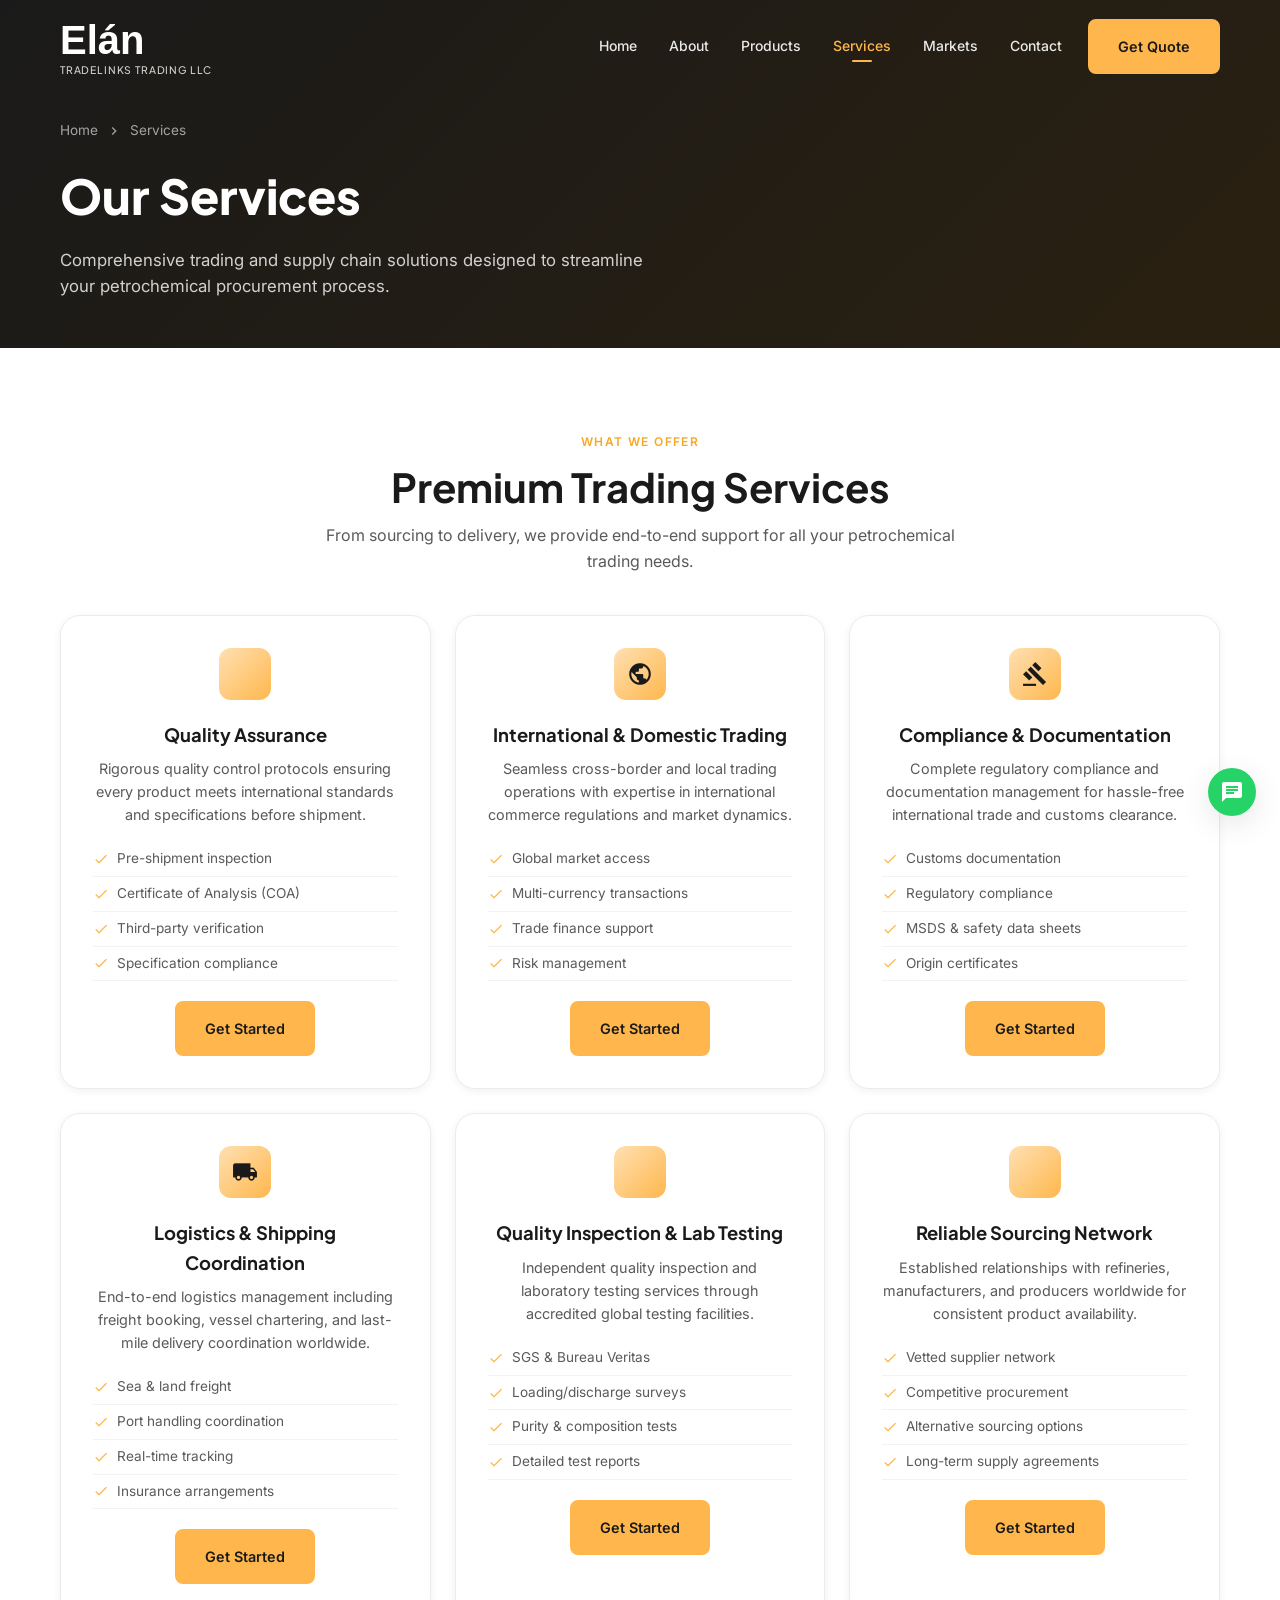
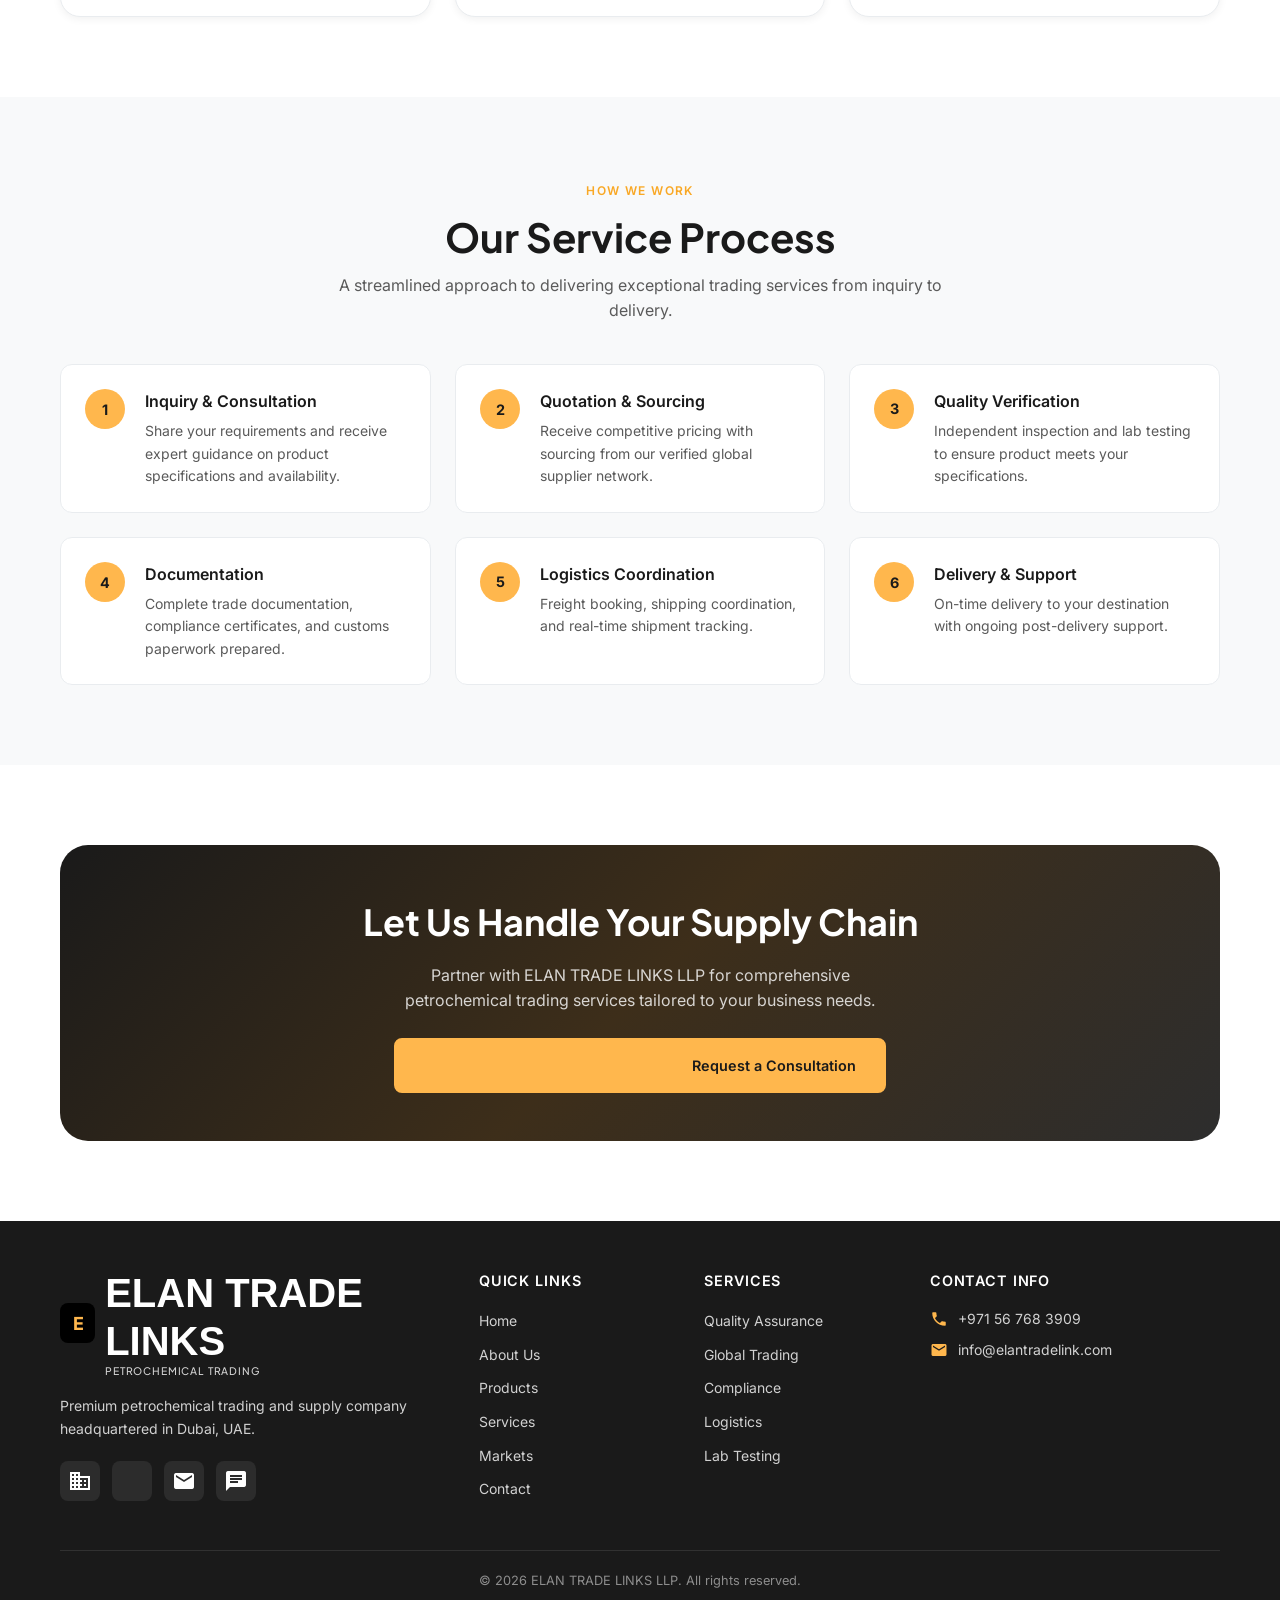
<file: services.html>
<!DOCTYPE html>
<html lang="en">
<head>
  <meta charset="UTF-8">
  <meta name="viewport" content="width=device-width, initial-scale=1.0">
  <title>Services | ELAN TRADE LINKS LLP — Petrochemical Trading Services</title>
  <meta name="description" content="Comprehensive petrochemical trading services: quality assurance, global trading, compliance, logistics, lab testing, and sourcing network.">
  <meta property="og:title" content="Services | ELAN TRADE LINKS LLP">
  <meta property="og:description" content="End-to-end petrochemical trading and supply chain services from Dubai, UAE.">
  <meta property="og:type" content="website">
  <meta property="og:url" content="https://www.elantradelink.com/services.html">
  <meta name="twitter:card" content="summary_large_image">
  <link rel="preconnect" href="https://fonts.googleapis.com">
  <link rel="preconnect" href="https://fonts.gstatic.com" crossorigin>
  <link href="https://fonts.googleapis.com/css2?family=Inter:wght@400;500;600;700&family=Plus+Jakarta+Sans:wght@600;700;800&display=swap" rel="stylesheet">
  <link href="https://fonts.googleapis.com/icon?family=Material+Icons" rel="stylesheet">
  <link href="https://unpkg.com/aos@2.3.4/dist/aos.css" rel="stylesheet">
  <link rel="stylesheet" href="assets/css/style.css">
</head>
<body>
  <div class="scroll-progress" role="progressbar" aria-label="Page scroll progress"></div>

  <header class="site-header" role="banner">
    <div class="container header-inner">
      <a href="index.html" class="logo" aria-label="ELAN TRADE LINKS LLP Home">       
        <div class="logo-text">Elán <span>TRADELINKS Trading LLC</span></div>
      </a>
      <nav class="nav-desktop" aria-label="Main navigation">
        <ul class="nav-list">
          <li><a href="index.html" class="nav-link">Home</a></li>
          <li><a href="about.html" class="nav-link">About</a></li>
          <li><a href="products.html" class="nav-link">Products</a></li>
          <li><a href="services.html" class="nav-link is-active">Services</a></li>
          <li><a href="markets.html" class="nav-link">Markets</a></li>
          <li><a href="contact.html" class="nav-link">Contact</a></li>
          <li class="header-cta"><a href="contact.html" class="btn btn--primary">Get Quote</a></li>
        </ul>
      </nav>
      <button class="menu-toggle" aria-label="Open navigation menu" aria-expanded="false" aria-controls="mobileNav"><span></span><span></span><span></span></button>
    </div>
  </header>

  <nav class="nav-mobile" id="mobileNav" aria-label="Mobile navigation">
    <div class="nav-mobile-backdrop" aria-hidden="true"></div>
    <div class="nav-mobile-panel">
      <ul class="nav-mobile-list">
        <li><a href="index.html" class="nav-mobile-link">Home</a></li>
        <li><a href="about.html" class="nav-mobile-link">About</a></li>
        <li><a href="products.html" class="nav-mobile-link">Products</a></li>
        <li><a href="services.html" class="nav-mobile-link is-active">Services</a></li>
        <li><a href="markets.html" class="nav-mobile-link">Markets</a></li>
        <li><a href="contact.html" class="nav-mobile-link">Contact</a></li>
      </ul>
      <a href="contact.html" class="btn btn--primary nav-mobile-cta">Get Quote</a>
    </div>
  </nav>

  <main id="main-content">
    <section class="page-hero">
      <div class="container">
        <nav class="breadcrumb" aria-label="Breadcrumb">
          <a href="index.html">Home</a>
          <span class="material-icons" aria-hidden="true">chevron_right</span>
          <span aria-current="page">Services</span>
        </nav>
        <h1 data-aos="fade-up">Our Services</h1>
        <p data-aos="fade-up" data-aos-delay="100">Comprehensive trading and supply chain solutions designed to streamline your petrochemical procurement process.</p>
      </div>
    </section>

    <section class="section" aria-labelledby="services-heading">
      <div class="container">
        <div class="section-header" data-aos="fade-up">
          <span class="section-label">What We Offer</span>
          <h2 class="section-title" id="services-heading">Premium Trading Services</h2>
          <p class="section-desc">From sourcing to delivery, we provide end-to-end support for all your petrochemical trading needs.</p>
        </div>

        <div class="card-grid card-grid--3">
          <!-- Service 1 -->
          <article class="card service-card" data-aos="zoom-in" data-aos-delay="0">
            <div class="card-icon"><span class="material-icons" aria-hidden="true">verified</span></div>
            <h3 class="card-title">Quality Assurance</h3>
            <p class="card-desc">Rigorous quality control protocols ensuring every product meets international standards and specifications before shipment.</p>
            <ul class="card-benefits">
              <li><span class="material-icons" aria-hidden="true">check</span> Pre-shipment inspection</li>
              <li><span class="material-icons" aria-hidden="true">check</span> Certificate of Analysis (COA)</li>
              <li><span class="material-icons" aria-hidden="true">check</span> Third-party verification</li>
              <li><span class="material-icons" aria-hidden="true">check</span> Specification compliance</li>
            </ul>
            <a href="contact.html" class="btn btn--primary">Get Started</a>
          </article>

          <!-- Service 2 -->
          <article class="card service-card" data-aos="zoom-in" data-aos-delay="100">
            <div class="card-icon"><span class="material-icons" aria-hidden="true">public</span></div>
            <h3 class="card-title">International &amp; Domestic Trading</h3>
            <p class="card-desc">Seamless cross-border and local trading operations with expertise in international commerce regulations and market dynamics.</p>
            <ul class="card-benefits">
              <li><span class="material-icons" aria-hidden="true">check</span> Global market access</li>
              <li><span class="material-icons" aria-hidden="true">check</span> Multi-currency transactions</li>
              <li><span class="material-icons" aria-hidden="true">check</span> Trade finance support</li>
              <li><span class="material-icons" aria-hidden="true">check</span> Risk management</li>
            </ul>
            <a href="contact.html" class="btn btn--primary">Get Started</a>
          </article>

          <!-- Service 3 -->
          <article class="card service-card" data-aos="zoom-in" data-aos-delay="200">
            <div class="card-icon"><span class="material-icons" aria-hidden="true">gavel</span></div>
            <h3 class="card-title">Compliance &amp; Documentation</h3>
            <p class="card-desc">Complete regulatory compliance and documentation management for hassle-free international trade and customs clearance.</p>
            <ul class="card-benefits">
              <li><span class="material-icons" aria-hidden="true">check</span> Customs documentation</li>
              <li><span class="material-icons" aria-hidden="true">check</span> Regulatory compliance</li>
              <li><span class="material-icons" aria-hidden="true">check</span> MSDS &amp; safety data sheets</li>
              <li><span class="material-icons" aria-hidden="true">check</span> Origin certificates</li>
            </ul>
            <a href="contact.html" class="btn btn--primary">Get Started</a>
          </article>

          <!-- Service 4 -->
          <article class="card service-card" data-aos="zoom-in" data-aos-delay="0">
            <div class="card-icon"><span class="material-icons" aria-hidden="true">local_shipping</span></div>
            <h3 class="card-title">Logistics &amp; Shipping Coordination</h3>
            <p class="card-desc">End-to-end logistics management including freight booking, vessel chartering, and last-mile delivery coordination worldwide.</p>
            <ul class="card-benefits">
              <li><span class="material-icons" aria-hidden="true">check</span> Sea &amp; land freight</li>
              <li><span class="material-icons" aria-hidden="true">check</span> Port handling coordination</li>
              <li><span class="material-icons" aria-hidden="true">check</span> Real-time tracking</li>
              <li><span class="material-icons" aria-hidden="true">check</span> Insurance arrangements</li>
            </ul>
            <a href="contact.html" class="btn btn--primary">Get Started</a>
          </article>

          <!-- Service 5 -->
          <article class="card service-card" data-aos="zoom-in" data-aos-delay="100">
            <div class="card-icon"><span class="material-icons" aria-hidden="true">biotech</span></div>
            <h3 class="card-title">Quality Inspection &amp; Lab Testing</h3>
            <p class="card-desc">Independent quality inspection and laboratory testing services through accredited global testing facilities.</p>
            <ul class="card-benefits">
              <li><span class="material-icons" aria-hidden="true">check</span> SGS &amp; Bureau Veritas</li>
              <li><span class="material-icons" aria-hidden="true">check</span> Loading/discharge surveys</li>
              <li><span class="material-icons" aria-hidden="true">check</span> Purity &amp; composition tests</li>
              <li><span class="material-icons" aria-hidden="true">check</span> Detailed test reports</li>
            </ul>
            <a href="contact.html" class="btn btn--primary">Get Started</a>
          </article>

          <!-- Service 6 -->
          <article class="card service-card" data-aos="zoom-in" data-aos-delay="200">
            <div class="card-icon"><span class="material-icons" aria-hidden="true">hub</span></div>
            <h3 class="card-title">Reliable Sourcing Network</h3>
            <p class="card-desc">Established relationships with refineries, manufacturers, and producers worldwide for consistent product availability.</p>
            <ul class="card-benefits">
              <li><span class="material-icons" aria-hidden="true">check</span> Vetted supplier network</li>
              <li><span class="material-icons" aria-hidden="true">check</span> Competitive procurement</li>
              <li><span class="material-icons" aria-hidden="true">check</span> Alternative sourcing options</li>
              <li><span class="material-icons" aria-hidden="true">check</span> Long-term supply agreements</li>
            </ul>
            <a href="contact.html" class="btn btn--primary">Get Started</a>
          </article>
        </div>
      </div>
    </section>

    <!-- Process Overview -->
    <section class="section section--gray" aria-labelledby="process-heading">
      <div class="container">
        <div class="section-header" data-aos="fade-up">
          <span class="section-label">How We Work</span>
          <h2 class="section-title" id="process-heading">Our Service Process</h2>
          <p class="section-desc">A streamlined approach to delivering exceptional trading services from inquiry to delivery.</p>
        </div>
        <div class="process-steps">
          <div class="process-step" data-aos="fade-up" data-aos-delay="0">
            <div><h4>Inquiry &amp; Consultation</h4><p>Share your requirements and receive expert guidance on product specifications and availability.</p></div>
          </div>
          <div class="process-step" data-aos="fade-up" data-aos-delay="100">
            <div><h4>Quotation &amp; Sourcing</h4><p>Receive competitive pricing with sourcing from our verified global supplier network.</p></div>
          </div>
          <div class="process-step" data-aos="fade-up" data-aos-delay="200">
            <div><h4>Quality Verification</h4><p>Independent inspection and lab testing to ensure product meets your specifications.</p></div>
          </div>
          <div class="process-step" data-aos="fade-up" data-aos-delay="300">
            <div><h4>Documentation</h4><p>Complete trade documentation, compliance certificates, and customs paperwork prepared.</p></div>
          </div>
          <div class="process-step" data-aos="fade-up" data-aos-delay="400">
            <div><h4>Logistics Coordination</h4><p>Freight booking, shipping coordination, and real-time shipment tracking.</p></div>
          </div>
          <div class="process-step" data-aos="fade-up" data-aos-delay="500">
            <div><h4>Delivery &amp; Support</h4><p>On-time delivery to your destination with ongoing post-delivery support.</p></div>
          </div>
        </div>
      </div>
    </section>

    <section class="section" aria-label="Call to action">
      <div class="container">
        <div class="cta-banner" data-aos="fade-up">
          <div class="cta-banner-bg" aria-hidden="true"></div>
          <div class="cta-banner-content">
            <h2>Let Us Handle Your Supply Chain</h2>
            <p>Partner with ELAN TRADE LINKS LLP for comprehensive petrochemical trading services tailored to your business needs.</p>
            <a href="contact.html" class="btn btn--primary cta-pulse"><span class="material-icons" aria-hidden="true">support_agent</span> Request a Consultation</a>
          </div>
        </div>
      </div>
    </section>
  </main>

  <footer class="site-footer" role="contentinfo">
    <div class="container">
      <div class="footer-grid">
        <div class="footer-brand"><a href="index.html" class="logo"><div class="logo-icon" aria-hidden="true">E</div><div class="logo-text">ELAN TRADE LINKS<span>Petrochemical Trading</span></div></a><p>Premium petrochemical trading and supply company headquartered in Dubai, UAE.</p>
          <div class="footer-social">
            <a href="https://www.linkedin.com/company/elan-trade-links" aria-label="LinkedIn" target="_blank" rel="noopener noreferrer"><span class="material-icons" aria-hidden="true">business</span></a>
            <a href="https://twitter.com/elantradelink" aria-label="Twitter" target="_blank" rel="noopener noreferrer"><span class="material-icons" aria-hidden="true">tag</span></a>
            <a href="mailto:info@elantradelink.com" aria-label="Email"><span class="material-icons" aria-hidden="true">email</span></a>
            <a href="https://wa.me/971567683909" aria-label="WhatsApp" target="_blank" rel="noopener noreferrer"><span class="material-icons" aria-hidden="true">chat</span></a>
          </div>
        </div>
        <div class="footer-col"><h4>Quick Links</h4><ul><li><a href="index.html">Home</a></li><li><a href="about.html">About Us</a></li><li><a href="products.html">Products</a></li><li><a href="services.html">Services</a></li><li><a href="markets.html">Markets</a></li><li><a href="contact.html">Contact</a></li></ul></div>
        <div class="footer-col"><h4>Services</h4><ul><li><a href="services.html">Quality Assurance</a></li><li><a href="services.html">Global Trading</a></li><li><a href="services.html">Compliance</a></li><li><a href="services.html">Logistics</a></li><li><a href="services.html">Lab Testing</a></li></ul></div>
        <div class="footer-col"><h4>Contact Info</h4><ul class="footer-contact"><li><span class="material-icons" aria-hidden="true">phone</span><a href="tel:+971567683909">+971 56 768 3909</a></li><li><span class="material-icons" aria-hidden="true">email</span><a href="mailto:info@elantradelink.com">info@elantradelink.com</a></li></ul></div>
      </div>
      <div class="footer-bottom"><p>&copy; 2026 ELAN TRADE LINKS LLP. All rights reserved.</p></div>
    </div>
  </footer>

  <div class="floating-actions">
    <a href="https://wa.me/971567683909" class="chat-btn" aria-label="Chat on WhatsApp" target="_blank" rel="noopener noreferrer"><span class="material-icons" aria-hidden="true">chat</span></a>
    <button class="back-to-top" aria-label="Back to top"><span class="material-icons" aria-hidden="true">keyboard_arrow_up</span></button>
  </div>

  <script src="https://code.jquery.com/jquery-3.7.1.min.js" integrity="sha256-/JqT3SQfawRcv/BIHPThkBvs0OEvtFFmqPF/lYI/Cxo=" crossorigin="anonymous"></script>
  <script src="https://unpkg.com/aos@2.3.4/dist/aos.js"></script>
  <script src="assets/js/main.js"></script>
</body>
</html>
</file>
<file: assets/css/style.css>
/* ==========================================================================
   ELAN TRADE LINKS LLP — Corporate Petrochemical Trading Website
   Mobile-first | Primary: #FFB74D | Logo: #000000
   ========================================================================== */

/* --- CSS Variables --- */
:root {
  --primary: #FFB74D;
  --primary-dark: #F9A825;
  --primary-light: #FFE0B2;
  --primary-glow: rgba(255, 183, 77, 0.35);
  --black: #000000;
  --dark: #1A1A1A;
  --dark-2: #2D2D2D;
  --text: #1A1A1A;
  --text-muted: #5A5A5A;
  --text-light: #8A8A8A;
  --white: #FFFFFF;
  --off-white: #F8F9FA;
  --gray-100: #F1F3F5;
  --gray-200: #E9ECEF;
  --gray-300: #DEE2E6;
  --glass-bg: rgba(255, 255, 255, 0.72);
  --glass-border: rgba(255, 255, 255, 0.4);
  --shadow-sm: 0 2px 8px rgba(0, 0, 0, 0.06);
  --shadow-md: 0 8px 30px rgba(0, 0, 0, 0.1);
  --shadow-lg: 0 20px 60px rgba(0, 0, 0, 0.12);
  --shadow-glow: 0 0 40px var(--primary-glow);
  --radius-sm: 8px;
  --radius-md: 12px;
  --radius-lg: 20px;
  --radius-xl: 28px;
  --transition: 0.3s cubic-bezier(0.4, 0, 0.2, 1);
  --header-height: 72px;
  --font: 'Inter', -apple-system, BlinkMacSystemFont, 'Segoe UI', sans-serif;
  --font-display: 'Plus Jakarta Sans', var(--font);
  --container: 1200px;
  --section-py: 4rem;
}

/* --- Reset & Base --- */
*, *::before, *::after { box-sizing: border-box; margin: 0; padding: 0; }

html {
  scroll-behavior: smooth;
  font-size: 16px;
  -webkit-text-size-adjust: 100%;
}

body {
  font-family: var(--font);
  color: var(--text);
  background: var(--white);
  line-height: 1.6;
  overflow-x: hidden;
  -webkit-font-smoothing: antialiased;
}

img { max-width: 100%; height: auto; display: block; }
a { color: inherit; text-decoration: none; transition: color var(--transition); }
ul, ol { list-style: none; }
button { cursor: pointer; border: none; background: none; font-family: inherit; }
input, textarea, select { font-family: inherit; font-size: inherit; }

/* Reduced motion */
@media (prefers-reduced-motion: reduce) {
  *, *::before, *::after {
    animation-duration: 0.01ms !important;
    animation-iteration-count: 1 !important;
    transition-duration: 0.01ms !important;
    scroll-behavior: auto !important;
  }
}

/* --- Utility Classes --- */
.container {
  width: 100%;
  max-width: var(--container);
  margin: 0 auto;
  padding: 0 1.25rem;
}

.section { padding: var(--section-py) 0; }
.section--gray { background: var(--off-white); }
.section--dark { background: var(--dark); color: var(--white); }

.section-header { text-align: center; margin-bottom: 2.5rem; }
.section-label {
  display: inline-block;
  font-size: 0.75rem;
  font-weight: 600;
  letter-spacing: 0.12em;
  text-transform: uppercase;
  color: var(--primary-dark);
  margin-bottom: 0.75rem;
}
.section-title {
  font-family: var(--font-display);
  font-size: clamp(1.75rem, 4vw, 2.5rem);
  font-weight: 700;
  line-height: 1.2;
  color: var(--dark);
  margin-bottom: 0.75rem;
}
.section--dark .section-title { color: var(--white); }
.section-desc {
  font-size: 1rem;
  color: var(--text-muted);
  max-width: 640px;
  margin: 0 auto;
}
.section--dark .section-desc { color: rgba(255,255,255,0.7); }

/* Buttons */
.btn {
  display: inline-flex;
  align-items: center;
  justify-content: center;
  gap: 0.5rem;
  padding: 0.875rem 1.75rem;
  font-size: 0.9rem;
  font-weight: 600;
  border-radius: var(--radius-sm);
  transition: all var(--transition);
  white-space: nowrap;
  border: 2px solid transparent;
}
.btn:focus-visible { outline: 2px solid var(--primary); outline-offset: 3px; }
.btn--primary {
  background: var(--primary);
  color: var(--dark);
  border-color: var(--primary);
}
.btn--primary:hover { background: var(--primary-dark); border-color: var(--primary-dark); transform: translateY(-2px); box-shadow: var(--shadow-glow); }
.btn--outline {
  background: transparent;
  color: var(--white);
  border-color: var(--white);
}
.btn--outline:hover { background: var(--white); color: var(--dark); }
.btn--dark {
  background: var(--dark);
  color: var(--white);
  border-color: var(--dark);
}
.btn--dark:hover { background: var(--dark-2); transform: translateY(-2px); }
.btn--loading { pointer-events: none; opacity: 0.7; }
.btn--loading .btn-text { display: none; }
.btn--loading .btn-loader { display: inline-flex; }
.btn .material-icons { font-size: 20px; }

.btn-loader { display: none; align-items: center; gap: 0.5rem; }
.btn-loader::after {
  content: '';
  width: 16px; height: 16px;
  border: 2px solid transparent;
  border-top-color: currentColor;
  border-radius: 50%;
  animation: spin 0.6s linear infinite;
}
@keyframes spin { to { transform: rotate(360deg); } }

/* --- Scroll Progress --- */
.scroll-progress {
  position: fixed;
  top: 0; left: 0;
  height: 3px;
  background: linear-gradient(90deg, var(--primary), var(--primary-dark));
  z-index: 10001;
  width: 0%;
  transition: width 0.1s linear;
}

/* --- Header --- */
.site-header {
  position: fixed;
  top: 0; left: 0; right: 0;
  z-index: 1000;
  transition: all var(--transition);
  padding: 1rem 0;
}
.site-header.is-scrolled {
  background: var(--glass-bg);
  backdrop-filter: blur(20px);
  -webkit-backdrop-filter: blur(20px);
  border-bottom: 1px solid var(--glass-border);
  box-shadow: var(--shadow-sm);
  padding: 0.625rem 0;
}
.site-header.is-scrolled .logo-text { color: var(--black); }
.site-header.is-scrolled .nav-link { color: var(--text); }
.site-header.is-scrolled .nav-link:hover,
.site-header.is-scrolled .nav-link.is-active { color: var(--primary-dark); }

.header-inner {
  display: flex;
  align-items: center;
  justify-content: space-between;
  gap: 1rem;
}

.logo {
  display: flex;
  align-items: center;
  gap: 0.625rem;
  z-index: 1002;
}
.logo-icon {
  width: 40px; height: 40px;
  background: var(--black);
  border-radius: var(--radius-sm);
  display: flex;
  align-items: center;
  justify-content: center;
  color: var(--primary);
  font-weight: 800;
  font-size: 1.1rem;
  font-family: var(--font-display);
}
.logo-text {
  /*font-family: var(--font-display);*/
  font-family: "Montserrat", sans-serif;
  font-weight: 700;
  font-size: 2.5rem;
  line-height: 1.2;
  color: var(--white);
  transition: color var(--transition);
}
.logo-text span { font-family: var(--font-display); display: block; font-size: 0.65rem; font-weight: 500; letter-spacing: 0.08em; text-transform: uppercase; opacity: 0.8; }

/* Navigation */
.nav-desktop { display: none; }
.nav-list { display: flex; align-items: center; gap: 0.25rem; }
.nav-link {
  padding: 0.5rem 0.875rem;
  font-size: 0.875rem;
  font-weight: 500;
  color: rgba(255,255,255,0.9);
  border-radius: var(--radius-sm);
  transition: all var(--transition);
  position: relative;
}
.nav-link:hover, .nav-link.is-active { color: var(--primary); }
.nav-link.is-active::after {
  content: '';
  position: absolute;
  bottom: 0; left: 50%;
  transform: translateX(-50%);
  width: 20px; height: 2px;
  background: var(--primary);
  border-radius: 2px;
}
.header-cta { margin-left: 0.5rem; }

/* Mobile Menu Toggle */
.menu-toggle {
  display: flex;
  flex-direction: column;
  justify-content: center;
  gap: 5px;
  width: 40px; height: 40px;
  padding: 8px;
  z-index: 1002;
  border-radius: var(--radius-sm);
}
.menu-toggle span {
  display: block;
  width: 100%; height: 2px;
  background: var(--white);
  border-radius: 2px;
  transition: all var(--transition);
}
.site-header.is-scrolled .menu-toggle span { background: var(--dark); }
.menu-toggle.is-open span:nth-child(1) { transform: rotate(45deg) translate(5px, 5px); }
.menu-toggle.is-open span:nth-child(2) { opacity: 0; }
.menu-toggle.is-open span:nth-child(3) { transform: rotate(-45deg) translate(5px, -5px); }

/* Mobile Nav Overlay */
.nav-mobile {
  position: fixed;
  inset: 0;
  z-index: 1001;
  visibility: hidden;
  opacity: 0;
  transition: all var(--transition);
}
.nav-mobile.is-open { visibility: visible; opacity: 1; }
.nav-mobile-backdrop {
  position: absolute;
  inset: 0;
  background: rgba(0,0,0,0.5);
  backdrop-filter: blur(8px);
  -webkit-backdrop-filter: blur(8px);
}
.nav-mobile-panel {
  position: absolute;
  top: 0; right: 0;
  width: min(320px, 85vw);
  height: 100%;
  background: var(--white);
  padding: 5rem 2rem 2rem;
  transform: translateX(100%);
  transition: transform var(--transition);
  overflow-y: auto;
}
.nav-mobile.is-open .nav-mobile-panel { transform: translateX(0); }
.nav-mobile-list { display: flex; flex-direction: column; gap: 0.25rem; }
.nav-mobile-link {
  display: block;
  padding: 0.875rem 1rem;
  font-size: 1rem;
  font-weight: 500;
  color: var(--text);
  border-radius: var(--radius-sm);
  transition: all var(--transition);
}
.nav-mobile-link:hover, .nav-mobile-link.is-active {
  background: var(--primary-light);
  color: var(--dark);
}
.nav-mobile-cta { margin-top: 1.5rem; width: 100%; }

/* --- Hero --- */
.hero {
  position: relative;
  min-height: 100vh;
  min-height: 100dvh;
  display: flex;
  align-items: center;
  overflow: hidden;
}
.hero-bg {
  position: absolute;
  inset: 0;
  z-index: 0;
}
.hero-bg img {
  width: 100%; height: 100%;
  object-fit: cover;
}
.hero-overlay {
  position: absolute;
  inset: 0;
  background: linear-gradient(135deg, rgba(0,0,0,0.75) 0%, rgba(0,0,0,0.45) 50%, rgba(0,0,0,0.6) 100%);
}
.hero-content {
  position: relative;
  z-index: 1;
  padding: calc(var(--header-height) + 3rem) 0 4rem;
  max-width: 720px;
}
@media (min-width: 768px) {
    .hero {
        padding: 180px 0 100px;
    }
}

.hero-label {
  display: inline-flex;
  align-items: center;
  gap: 0.5rem;
  padding: 0.5rem 1rem;
  background: rgba(255,183,77,0.15);
  border: 1px solid rgba(255,183,77,0.3);
  border-radius: 50px;
  font-size: 0.8rem;
  font-weight: 600;
  color: var(--primary);
  margin-bottom: 1.5rem;
  backdrop-filter: blur(10px);
}
.hero-title {
  font-family: var(--font-display);
  font-size: clamp(2rem, 6vw, 3.5rem);
  font-weight: 800;
  line-height: 1.1;
  color: var(--white);
  margin-bottom: 1.25rem;
}
.hero-title .accent { color: var(--primary); }
.hero-subtitle {
  font-size: clamp(1rem, 2.5vw, 1.2rem);
  color: rgba(255,255,255,0.85);
  margin-bottom: 2rem;
  line-height: 1.7;
}
.hero-actions { display: flex; flex-wrap: wrap; gap: 1rem; margin-bottom: 3rem; }

/* Hero Stats */
.hero-stats {
  display: grid;
  grid-template-columns: repeat(1, 1fr);
  gap: 1rem;
}
.stat-card {
  /*background: var(--glass-bg);*/
  backdrop-filter: blur(16px);
  -webkit-backdrop-filter: blur(16px);
  border: 1px solid var(--glass-border);
  border-radius: var(--radius-md);
  padding: 1.25rem;
  text-align: center;
  display:flex;
  align-items:center;
  gap:16px;
  transition: var(--transition);
}
.stat-icon {
  width: 56px;
  height: 56px;
  border-radius: 10px;
  background: rgba(255, 183, 77, 0.15);
  display: flex;
  align-items: center;
  justify-content: center;
  color: var(--primary);
}

.stat-icon .material-icons {
  font-size: 28px;
}


.stat-number {
  font-family: var(--font-display);
  font-size: 1.75rem;
  font-weight: 800;
  color: var(--primary);
  line-height: 1;
  margin-bottom: 0.25rem;
}
.stat-label {
  font-size: 0.8rem;
  color: rgba(255,255,255,0.8);
  font-weight: 500;
}
*/
/* --- Hero Video Background --- */
.hero-bg video {
  position: absolute;
  inset: 0;
  width: 100%;
  height: 100%;
  object-fit: cover;
  z-index: 0;
}

/* Ensure overlay sits above video */
.hero-overlay {
  position: absolute;
  inset: 0;
  background: linear-gradient(135deg, rgba(0,0,0,0.75) 0%, rgba(0,0,0,0.45) 50%, rgba(0,0,0,0.6) 100%);
  z-index: 1;
}

/* Update hero-bg to accommodate video */
.hero-bg {
  position: absolute;
  inset: 0;
  z-index: 0;
  overflow: hidden;
}


/* --- Trust Indicators --- */
.trust-bar {
  background: var(--white);
  padding: 2rem 0;
  border-bottom: 1px solid var(--gray-200);
}
.trust-grid {
  display: grid;
  grid-template-columns: repeat(2, 1fr);
  gap: 1.5rem;
}
.trust-item {
  display: flex;
  align-items: center;
  gap: 0.75rem;
}
.trust-icon {
  width: 48px; height: 48px;
  background: var(--primary-light);
  border-radius: var(--radius-sm);
  display: flex;
  align-items: center;
  justify-content: center;
  color: var(--primary-dark);
  flex-shrink: 0;
}
.trust-icon .material-icons { font-size: 24px; }
.trust-text h4 { font-size: 0.9rem; font-weight: 600; color: var(--dark); }
.trust-text p { font-size: 0.8rem; color: var(--text-muted); }

/* --- Cards --- */
.card-grid {
  display: grid;
  grid-template-columns: 1fr;
  gap: 1.5rem;
}
.card {
  background: var(--white);
  border-radius: var(--radius-lg);
  overflow: hidden;
  box-shadow: var(--shadow-sm);
  border: 1px solid var(--gray-200);
  transition: all var(--transition);
}
.card:hover {
  transform: translateY(-6px);
  box-shadow: var(--shadow-lg);
  border-color: var(--primary-light);
}
.card-image {
  position: relative;
  height: 200px;
  overflow: hidden;
}
.card-image img {
  width: 100%; height: 100%;
  object-fit: cover;
  transition: transform 0.5s ease;
}
.card:hover .card-image img { transform: scale(1.05); }
.card-image-overlay {
  position: absolute;
  inset: 0;
  background: linear-gradient(to top, rgba(0,0,0,0.4), transparent);
}
.card-body { padding: 1.5rem; }
.card-icon {
  width: 52px; height: 52px;
  background: linear-gradient(135deg, var(--primary-light), var(--primary));
  border-radius: var(--radius-md);
  display: flex;
  align-items: center;
  justify-content: center;
  color: var(--dark);
  margin-bottom: 1rem;
}
.card-icon .material-icons { font-size: 26px; }
.card-title {
  font-family: var(--font-display);
  font-size: 1.15rem;
  font-weight: 700;
  color: var(--dark);
  margin-bottom: 0.5rem;
}
.card-desc {
  font-size: 0.9rem;
  color: var(--text-muted);
  margin-bottom: 1rem;
  line-height: 1.6;
}
.card-features { margin-bottom: 1.25rem; }
.card-features li {
  display: flex;
  align-items: flex-start;
  gap: 0.5rem;
  font-size: 0.85rem;
  color: var(--text-muted);
  margin-bottom: 0.375rem;
}
.card-features .material-icons { font-size: 16px; color: var(--primary-dark); flex-shrink: 0; margin-top: 2px; }
.card-link {
  display: inline-flex;
  align-items: center;
  gap: 0.375rem;
  font-size: 0.875rem;
  font-weight: 600;
  color: var(--primary-dark);
  transition: gap var(--transition);
}
.card-link:hover { gap: 0.625rem; }
.card-link .material-icons { font-size: 18px; }

/* Service Card variant */
.service-card { padding: 2rem; text-align: center; }
.service-card .card-icon { margin: 0 auto 1.25rem; }
.service-card .card-benefits {
  text-align: left;
  margin: 1rem 0 1.25rem;
}
.service-card .card-benefits li {
  display: flex;
  align-items: center;
  gap: 0.5rem;
  font-size: 0.85rem;
  color: var(--text-muted);
  padding: 0.375rem 0;
  border-bottom: 1px solid var(--gray-100);
}
.service-card .card-benefits .material-icons { font-size: 16px; color: var(--primary); }

/* Why Choose Us */
.why-grid {
  display: grid;
  grid-template-columns: 1fr;
  gap: 1.25rem;
}
.why-item {
  display: flex;
  gap: 1rem;
  padding: 1.5rem;
  background: var(--white);
  border-radius: var(--radius-md);
  border: 1px solid var(--gray-200);
  transition: all var(--transition);
}
.why-item:hover { border-color: var(--primary); box-shadow: var(--shadow-md); }
.why-num {
  font-family: var(--font-display);
  font-size: 2rem;
  font-weight: 800;
  color: var(--primary-light);
  line-height: 1;
  flex-shrink: 0;
}
.why-item h4 { font-size: 1rem; font-weight: 600; margin-bottom: 0.375rem; }
.why-item p { font-size: 0.875rem; color: var(--text-muted); }

/* --- About Preview --- */
.about-preview { display: flex; flex-direction: column; gap: 2rem; }
.about-preview-image {
  position: relative;
  border-radius: var(--radius-lg);
  overflow: hidden;
  aspect-ratio: 4/3;
}
.about-preview-image img { width: 100%; height: 100%; object-fit: cover; }
.about-badge {
  position: absolute;
  bottom: 1.5rem; right: 1.5rem;
  background: var(--glass-bg);
  backdrop-filter: blur(16px);
  padding: 1rem 1.5rem;
  border-radius: var(--radius-md);
  border: 1px solid var(--glass-border);
  text-align: center;
}
.about-badge strong { display: block; font-size: 1.5rem; color: var(--primary-dark); font-family: var(--font-display); }
.about-badge span { font-size: 0.8rem; color: var(--text-muted); }
.about-preview-content h2 { margin-bottom: 1rem; }
.about-preview-content p { color: var(--text-muted); margin-bottom: 1rem; line-height: 1.7; }

/* --- Markets Showcase --- */
.markets-showcase {
  display: grid;
  grid-template-columns: 1fr;
  gap: 2rem;
  align-items: stretch;
}
.markets-showcase-visual {
  position: relative;
  border-radius: var(--radius-xl);
  overflow: hidden;
  min-height: 320px;
  box-shadow: var(--shadow-lg);
}
.markets-showcase-visual img {
  width: 100%;
  height: 100%;
  min-height: 320px;
  object-fit: cover;
}
.markets-showcase-badge {
  position: absolute;
  bottom: 1.5rem;
  left: 1.5rem;
  display: flex;
  align-items: center;
  gap: 0.75rem;
  padding: 1rem 1.25rem;
  background: var(--glass-bg);
  backdrop-filter: blur(16px);
  border: 1px solid var(--glass-border);
  border-radius: var(--radius-md);
  box-shadow: var(--shadow-md);
}
.markets-showcase-badge .material-icons {
  font-size: 28px;
  color: var(--primary-dark);
}
.markets-showcase-badge strong {
  display: block;
  font-family: var(--font-display);
  font-size: 1.5rem;
  color: var(--dark);
  line-height: 1;
}
.markets-showcase-badge span {
  font-size: 0.8rem;
  color: var(--text-muted);
}
.markets-showcase-regions {
  display: flex;
  flex-direction: column;
  gap: 1rem;
}
.region-card-v2 {
  display: flex;
  align-items: flex-start;
  gap: 1rem;
  padding: 1.25rem 1.5rem;
  background: var(--white);
  border: 1px solid var(--gray-200);
  border-left: 4px solid var(--primary);
  border-radius: var(--radius-md);
  box-shadow: var(--shadow-sm);
  transition: all var(--transition);
}
.region-card-v2:hover {
  transform: translateX(6px);
  box-shadow: var(--shadow-md);
  border-left-color: var(--primary-dark);
}
.region-card-v2-icon {
  width: 44px;
  height: 44px;
  flex-shrink: 0;
  display: flex;
  align-items: center;
  justify-content: center;
  background: var(--primary-light);
  border-radius: var(--radius-sm);
  color: var(--primary-dark);
}
.region-card-v2 h4 {
  font-size: 1.05rem;
  font-weight: 700;
  margin-bottom: 0.25rem;
  color: var(--dark);
}
.region-card-v2 p {
  font-size: 0.875rem;
  color: var(--text-muted);
  line-height: 1.6;
}

/* --- FAQ --- */
.faq-list {
  max-width: 800px;
  margin: 0 auto;
  display: flex;
  flex-direction: column;
  gap: 0.75rem;
}
.faq-item {
  background: var(--white);
  border: 1px solid var(--gray-200);
  border-radius: var(--radius-md);
  overflow: hidden;
  transition: border-color var(--transition), box-shadow var(--transition);
}
.faq-item[open] {
  border-color: var(--primary);
  box-shadow: var(--shadow-sm);
}
.faq-item summary {
  padding: 1.25rem 1.5rem;
  font-weight: 600;
  font-size: 1rem;
  cursor: pointer;
  list-style: none;
  display: flex;
  align-items: center;
  justify-content: space-between;
  gap: 1rem;
  color: var(--dark);
}
.faq-item summary::-webkit-details-marker { display: none; }
.faq-item summary::after {
  content: 'add';
  font-family: 'Material Icons';
  font-size: 22px;
  color: var(--primary-dark);
  flex-shrink: 0;
  transition: transform var(--transition);
}
.faq-item[open] summary::after {
  content: 'remove';
}
.faq-item p {
  padding: 0 1.5rem 1.25rem;
  color: var(--text-muted);
  line-height: 1.7;
  font-size: 0.95rem;
}

/* --- Markets Map (legacy) --- */
.markets-map {
  position: relative;
  background: linear-gradient(135deg, var(--dark) 0%, var(--dark-2) 100%);
  border-radius: var(--radius-xl);
  padding: 2rem;
  overflow: hidden;
  min-height: 400px;
}
.markets-map::before {
  content: '';
  position: absolute;
  inset: 0;
  background: url('https://images.unsplash.com/photo-1524661135-423995f22d0b?w=1200&q=80') center/cover;
  opacity: 0.08;
}
.markets-regions {
  position: relative;
  z-index: 1;
  display: grid;
  grid-template-columns: 1fr;
  gap: 1rem;
}
.region-card {
  display: flex;
  align-items: center;
  gap: 1rem;
  padding: 1.25rem;
  background: var(--glass-bg);
  backdrop-filter: blur(12px);
  border: 1px solid rgba(255,255,255,0.1);
  border-radius: var(--radius-md);
  color: var(--white);
  transition: all var(--transition);
  cursor: default;
}
.region-card:hover {
  background: rgba(255,183,77,0.15);
  border-color: var(--primary);
  transform: translateX(8px);
}
.region-dot {
  width: 12px; height: 12px;
  background: var(--primary);
  border-radius: 50%;
  box-shadow: 0 0 12px var(--primary-glow);
  flex-shrink: 0;
  animation: pulse-dot 2s ease infinite;
}
@keyframes pulse-dot {
  0%, 100% { box-shadow: 0 0 8px var(--primary-glow); }
  50% { box-shadow: 0 0 20px var(--primary-glow); }
}
.region-card h4 { font-size: 1rem; font-weight: 600; }
.region-card p { font-size: 0.8rem; opacity: 0.7; }

/* --- CTA Banner --- */
.cta-banner {
  position: relative;
  border-radius: var(--radius-xl);
  overflow: hidden;
  padding: 3rem 2rem;
  text-align: center;
}
.cta-banner-bg {
  position: absolute;
  inset: 0;
  background: linear-gradient(135deg, var(--dark) 0%, #3D2E1A 50%, var(--dark-2) 100%);
}
.cta-banner-bg::after {
  content: '';
  position: absolute;
  inset: 0;
  background: url('https://images.unsplash.com/photo-1581094794329-cd2b2a1f5c6a?w=1200&q=80') center/cover;
  opacity: 0.15;
}
.cta-banner-content { position: relative; z-index: 1; }
.cta-banner h2 {
  font-family: var(--font-display);
  font-size: clamp(1.5rem, 4vw, 2.25rem);
  font-weight: 700;
  color: var(--white);
  margin-bottom: 0.75rem;
}
.cta-banner p { color: rgba(255,255,255,0.8); margin-bottom: 1.5rem; max-width: 500px; margin-left: auto; margin-right: auto; }
.cta-pulse { animation: cta-pulse 2.5s ease infinite; }
@keyframes cta-pulse {
  0%, 100% { box-shadow: 0 0 0 0 rgba(255,183,77,0.4); }
  50% { box-shadow: 0 0 0 12px rgba(255,183,77,0); }
}

/* --- Footer --- */
.site-footer {
  background: var(--dark);
  color: rgba(255,255,255,0.8);
  padding: 3rem 0 0;
}
.footer-grid {
  display: grid;
  grid-template-columns: 1fr;
  gap: 2rem;
  padding-bottom: 2.5rem;
  border-bottom: 1px solid rgba(255,255,255,0.1);
}
.footer-brand .logo-text { color: var(--white); }
.footer-brand p { font-size: 0.875rem; margin-top: 1rem; line-height: 1.7; }
.footer-social { display: flex; gap: 0.75rem; margin-top: 1.25rem; }
.footer-social a {
  width: 40px; height: 40px;
  background: rgba(255,255,255,0.08);
  border-radius: var(--radius-sm);
  display: flex;
  align-items: center;
  justify-content: center;
  color: var(--white);
  transition: all var(--transition);
}
.footer-social a:hover { background: var(--primary); color: var(--dark); }
.footer-col h4 {
  font-size: 0.9rem;
  font-weight: 600;
  color: var(--white);
  margin-bottom: 1rem;
  text-transform: uppercase;
  letter-spacing: 0.06em;
}
.footer-col ul li { margin-bottom: 0.5rem; }
.footer-col a { font-size: 0.875rem; transition: color var(--transition); }
.footer-col a:hover { color: var(--primary); }
.footer-contact li {
  display: flex;
  align-items: flex-start;
  gap: 0.625rem;
  font-size: 0.875rem;
  margin-bottom: 0.75rem;
}
.footer-contact .material-icons { font-size: 18px; color: var(--primary); flex-shrink: 0; margin-top: 2px; }
.footer-bottom {
  padding: 1.25rem 0;
  text-align: center;
  font-size: 0.8rem;
  color: rgba(255,255,255,0.5);
}

/* --- Page Hero (Inner Pages) --- */
.page-hero {
  position: relative;
  padding: calc(var(--header-height) + 3rem) 0 3rem;
  background: linear-gradient(135deg, var(--dark) 0%, #2A2010 100%);
  overflow: hidden;
}
.page-hero::before {
  content: '';
  position: absolute;
  inset: 0;
  background: url('https://images.unsplash.com/photo-1518709268805-4e9042af9f23?w=1200&q=80') center/cover;
  opacity: 0.12;
}
.page-hero .container { position: relative; z-index: 1; }
.breadcrumb {
  display: flex;
  align-items: center;
  gap: 0.5rem;
  font-size: 0.85rem;
  color: rgba(255,255,255,0.6);
  margin-bottom: 1rem;
}
.breadcrumb a:hover { color: var(--primary); }
.breadcrumb .material-icons { font-size: 16px; }
.page-hero h1 {
  font-family: var(--font-display);
  font-size: clamp(2rem, 5vw, 3rem);
  font-weight: 800;
  color: var(--white);
  margin-bottom: 0.75rem;
}
.page-hero p { color: rgba(255,255,255,0.8); font-size: 1.05rem; max-width: 600px; }

/* --- About Page Sections --- */
.content-block { display: flex; flex-direction: column; gap: 2rem; align-items: center; }
.content-block.reverse { flex-direction: column-reverse; }
.content-block-text h3 {
  font-family: var(--font-display);
  font-size: 1.5rem;
  font-weight: 700;
  margin-bottom: 1rem;
  color: var(--dark);
}
.content-block-text p { color: var(--text-muted); margin-bottom: 1rem; line-height: 1.7; }
.content-block-image {
  border-radius: var(--radius-lg);
  overflow: hidden;
  width: 100%;
}
.content-block-image img { width: 100%; aspect-ratio: 16/10; object-fit: cover; }

.vision-mission {
  display: grid;
  grid-template-columns: 1fr;
  gap: 1.5rem;
}
.vm-card {
  padding: 2rem;
  border-radius: var(--radius-lg);
  border: 1px solid var(--gray-200);
  background: var(--white);
  transition: all var(--transition);
}
.vm-card:hover { border-color: var(--primary); box-shadow: var(--shadow-md); }
.vm-card .material-icons { font-size: 36px; color: var(--primary); margin-bottom: 1rem; }
.vm-card h3 { font-family: var(--font-display); font-size: 1.25rem; font-weight: 700; margin-bottom: 0.75rem; }
.vm-card p { color: var(--text-muted); font-size: 0.95rem; line-height: 1.7; }

.stats-row {
  display: grid;
  grid-template-columns: repeat(2, 1fr);
  gap: 1.5rem;
}
.stats-box {
  text-align: center;
  padding: 2rem 1rem;
  background: var(--white);
  border-radius: var(--radius-lg);
  border: 1px solid var(--gray-200);
}
.stats-box .stat-number { color: var(--primary-dark); font-size: 2.5rem; }
.stats-box .stat-label { color: var(--text-muted); font-size: 0.9rem; }

.leadership-card {
  background: linear-gradient(135deg, var(--dark), var(--dark-2));
  border-radius: var(--radius-xl);
  padding: 2.5rem 2rem;
  color: var(--white);
  position: relative;
  overflow: hidden;
}
.leadership-card::before {
  content: '\201C';
  position: absolute;
  top: -10px; left: 20px;
  font-size: 8rem;
  color: var(--primary);
  opacity: 0.15;
  font-family: Georgia, serif;
  line-height: 1;
}
.leadership-card blockquote {
  font-size: 1.1rem;
  line-height: 1.8;
  font-style: italic;
  margin-bottom: 1.5rem;
  position: relative;
  z-index: 1;
}
.leadership-card cite { font-style: normal; font-weight: 600; color: var(--primary); }

/* --- Products Page --- */
.product-category { margin-bottom: 3rem; }
.product-category-header {
  display: flex;
  align-items: center;
  gap: 1rem;
  margin-bottom: 1.5rem;
  padding-bottom: 1rem;
  border-bottom: 2px solid var(--primary-light);
}
.product-category-header .material-icons { font-size: 32px; color: var(--primary-dark); }
.product-category-header h2 { font-family: var(--font-display); font-size: 1.5rem; font-weight: 700; }

/* --- Markets Page --- */
.process-steps {
  display: grid;
  grid-template-columns: 1fr;
  gap: 1.5rem;
  counter-reset: step;
}
.process-step {
  display: flex;
  gap: 1.25rem;
  padding: 1.5rem;
  background: var(--white);
  border-radius: var(--radius-md);
  border: 1px solid var(--gray-200);
  position: relative;
}
.process-step::before {
  counter-increment: step;
  content: counter(step);
  width: 40px; height: 40px;
  background: var(--primary);
  color: var(--dark);
  border-radius: 50%;
  display: flex;
  align-items: center;
  justify-content: center;
  font-weight: 700;
  flex-shrink: 0;
  font-size: 0.9rem;
}
.process-step h4 { font-weight: 600; margin-bottom: 0.375rem; }
.process-step p { font-size: 0.875rem; color: var(--text-muted); }

.segment-tags {
  display: flex;
  flex-wrap: wrap;
  gap: 0.75rem;
}
.segment-tag {
  display: inline-flex;
  align-items: center;
  gap: 0.5rem;
  padding: 0.75rem 1.25rem;
  background: var(--white);
  border: 1px solid var(--gray-200);
  border-radius: 50px;
  font-size: 0.875rem;
  font-weight: 500;
  transition: all var(--transition);
}
.segment-tag:hover { border-color: var(--primary); background: var(--primary-light); }
.segment-tag .material-icons { font-size: 18px; color: var(--primary-dark); }

/* --- Contact Page --- */
.contact-grid {
  display: grid;
  grid-template-columns: 1fr;
  gap: 2rem;
}
.contact-info-card {
  padding: 1.5rem;
  background: var(--white);
  border-radius: var(--radius-md);
  border: 1px solid var(--gray-200);
  display: flex;
  gap: 1rem;
  transition: all var(--transition);
}
.contact-info-card:hover { border-color: var(--primary); box-shadow: var(--shadow-sm); }
.contact-info-card .material-icons {
  width: 48px; height: 48px;
  background: var(--primary-light);
  border-radius: var(--radius-sm);
  display: flex;
  align-items: center;
  justify-content: center;
  color: var(--primary-dark);
  flex-shrink: 0;
}
.contact-info-card h4 { font-weight: 600; margin-bottom: 0.25rem; font-size: 0.95rem; }
.contact-info-card p, .contact-info-card a { font-size: 0.875rem; color: var(--text-muted); }
.contact-info-card a:hover { color: var(--primary-dark); }

/* Form */
.contact-form {
  background: var(--white);
  border-radius: var(--radius-lg);
  padding: 2rem;
  border: 1px solid var(--gray-200);
  box-shadow: var(--shadow-sm);
}
.form-group { margin-bottom: 1.25rem; }
.form-group label {
  display: block;
  font-size: 0.875rem;
  font-weight: 500;
  margin-bottom: 0.375rem;
  color: var(--dark);
}
.form-group label .required { color: #E53935; }
.form-control {
  width: 100%;
  padding: 0.75rem 1rem;
  border: 1px solid var(--gray-300);
  border-radius: var(--radius-sm);
  font-size: 0.9rem;
  transition: all var(--transition);
  background: var(--white);
}
.form-control:focus {
  outline: none;
  border-color: var(--primary);
  box-shadow: 0 0 0 3px var(--primary-glow);
}
.form-control.error { border-color: #E53935; }
.form-control.success { border-color: #43A047; }
.error-message {
  font-size: 0.8rem;
  color: #E53935;
  margin-top: 0.25rem;
  display: none;
}
.error-message.visible { display: block; }
.form-row { display: grid; grid-template-columns: 1fr; gap: 1.25rem; }

.map-container {
  border-radius: var(--radius-lg);
  overflow: hidden;
  border: 1px solid var(--gray-200);
  min-height: 300px;
}
.map-container iframe { width: 100%; height: 300px; border: 0; display: block; }

/* --- Toast Notifications --- */
.toast {
  position: fixed;
  top: calc(var(--header-height) + 1rem);
  right: 1rem;
  left: auto;
  transform: translateX(calc(100% + 2rem));
  background: var(--white);
  color: var(--text);
  padding: 1rem 1rem 1rem 1.25rem;
  border-radius: var(--radius-md);
  display: flex;
  align-items: flex-start;
  gap: 0.75rem;
  box-shadow: var(--shadow-lg);
  z-index: 10000;
  transition: transform 0.4s cubic-bezier(0.4, 0, 0.2, 1);
  max-width: min(420px, calc(100vw - 2rem));
  border-left: 4px solid #43A047;
}
.toast.is-visible { transform: translateX(0); }
.toast > .material-icons:first-child {
  font-size: 24px;
  color: #43A047;
  flex-shrink: 0;
  margin-top: 2px;
}
.toast-body {
  display: flex;
  flex-direction: column;
  gap: 0.15rem;
  flex: 1;
  font-size: 0.9rem;
}
.toast-body strong {
  font-weight: 600;
  color: var(--dark);
}
.toast-body span {
  color: var(--text-muted);
  line-height: 1.5;
}
.toast-close {
  width: 32px;
  height: 32px;
  flex-shrink: 0;
  display: flex;
  align-items: center;
  justify-content: center;
  border-radius: var(--radius-sm);
  color: var(--text-light);
  transition: all var(--transition);
}
.toast-close:hover {
  background: var(--gray-100);
  color: var(--dark);
}
.toast-close .material-icons { font-size: 20px; }

/* --- Modal --- */
.modal {
  position: fixed;
  inset: 0;
  z-index: 10001;
  display: flex;
  align-items: center;
  justify-content: center;
  padding: 1rem;
  opacity: 0;
  visibility: hidden;
  transition: opacity var(--transition), visibility var(--transition);
}
.modal.is-open {
  opacity: 1;
  visibility: visible;
}
.modal-backdrop {
  position: absolute;
  inset: 0;
  background: rgba(0, 0, 0, 0.55);
  backdrop-filter: blur(4px);
}
.modal-panel {
  position: relative;
  z-index: 1;
  width: 100%;
  max-width: 480px;
  max-height: 90vh;
  overflow-y: auto;
  background: var(--white);
  border-radius: var(--radius-lg);
  padding: 2rem;
  box-shadow: var(--shadow-lg);
  transform: translateY(20px);
  transition: transform var(--transition);
}
.modal.is-open .modal-panel { transform: translateY(0); }
.modal-close {
  position: absolute;
  top: 1rem;
  right: 1rem;
  width: 36px;
  height: 36px;
  display: flex;
  align-items: center;
  justify-content: center;
  border-radius: 50%;
  color: var(--text-muted);
  transition: all var(--transition);
}
.modal-close:hover {
  background: var(--gray-100);
  color: var(--dark);
}
.modal-panel h3 {
  font-family: var(--font-display);
  font-size: 1.35rem;
  font-weight: 700;
  margin-bottom: 0.35rem;
  padding-right: 2rem;
}
.modal-subtitle {
  color: var(--text-muted);
  font-size: 0.9rem;
  margin-bottom: 1.5rem;
}

/* --- Floating Buttons --- */
.floating-actions {
  position: fixed;
  bottom: 1.5rem;
  right: 1.5rem;
  z-index: 999;
  display: flex;
  flex-direction: column;
  gap: 0.75rem;
}
.back-to-top, .chat-btn {
  width: 48px; height: 48px;
  border-radius: 50%;
  display: flex;
  align-items: center;
  justify-content: center;
  box-shadow: var(--shadow-md);
  transition: all var(--transition);
  opacity: 0;
  visibility: hidden;
  transform: translateY(20px);
}
.back-to-top {
  background: var(--primary);
  color: var(--dark);
}
.back-to-top.is-visible { opacity: 1; visibility: visible; transform: translateY(0); }
.back-to-top:hover { background: var(--primary-dark); transform: translateY(-3px); }
.chat-btn {
  background: #25D366;
  color: var(--white);
  opacity: 1;
  visibility: visible;
  transform: translateY(0);
  animation: chat-pulse 2s ease infinite;
}
.chat-btn:hover { transform: scale(1.08); }
@keyframes chat-pulse {
  0%, 100% { box-shadow: 0 0 0 0 rgba(37,211,102,0.4); }
  50% { box-shadow: 0 0 0 10px rgba(37,211,102,0); }
}
.floating-actions .material-icons { font-size: 24px; }

/* --- Tablet: 768px+ --- */
@media (min-width: 768px) {
  :root { --section-py: 5rem; }

  .trust-grid { grid-template-columns: repeat(4, 1fr); }
  .hero-stats { grid-template-columns: repeat(4, 1fr); }
  .card-grid { grid-template-columns: repeat(2, 1fr); }
  .card-grid--3 { grid-template-columns: repeat(3, 1fr); }
  .why-grid { grid-template-columns: repeat(2, 1fr); }
  .about-preview { flex-direction: row; align-items: center; }
  .about-preview-image { flex: 1; }
  .about-preview-content { flex: 1; }
  .markets-showcase { grid-template-columns: 1fr 1fr; gap: 2.5rem; }
  .footer-grid { grid-template-columns: repeat(2, 1fr); }
  .content-block { flex-direction: row; gap: 3rem; }
  .content-block.reverse { flex-direction: row-reverse; }
  .content-block-text, .content-block-image { flex: 1; }
  .vision-mission { grid-template-columns: repeat(2, 1fr); }
  .stats-row { grid-template-columns: repeat(4, 1fr); }
  .form-row { grid-template-columns: repeat(2, 1fr); }
  .contact-grid { grid-template-columns: 1fr 1.2fr; }
  .process-steps { grid-template-columns: repeat(2, 1fr); }
  .map-container iframe { height: 400px; }
}

/* --- Desktop: 1024px+ --- */
@media (min-width: 1024px) {
  .nav-desktop { display: block; }
  .menu-toggle { display: none; }
  .card-grid { grid-template-columns: repeat(3, 1fr); }
  .card-grid--5 { grid-template-columns: repeat(3, 1fr); }
  .card-grid--6 { grid-template-columns: repeat(3, 1fr); }
  .why-grid { grid-template-columns: repeat(3, 1fr); }
  .footer-grid { grid-template-columns: 2fr 1fr 1fr 1.5fr; }
  .vision-mission { grid-template-columns: repeat(2, 1fr); }
  .process-steps { grid-template-columns: repeat(3, 1fr); }
}

/* --- Large Desktop --- */
@media (min-width: 1200px) {
  .card-grid--5 .card:nth-child(4),
  .card-grid--5 .card:nth-child(5) {
    /* Center last row on 5-col grid handled by grid */
  }
}
</file>
